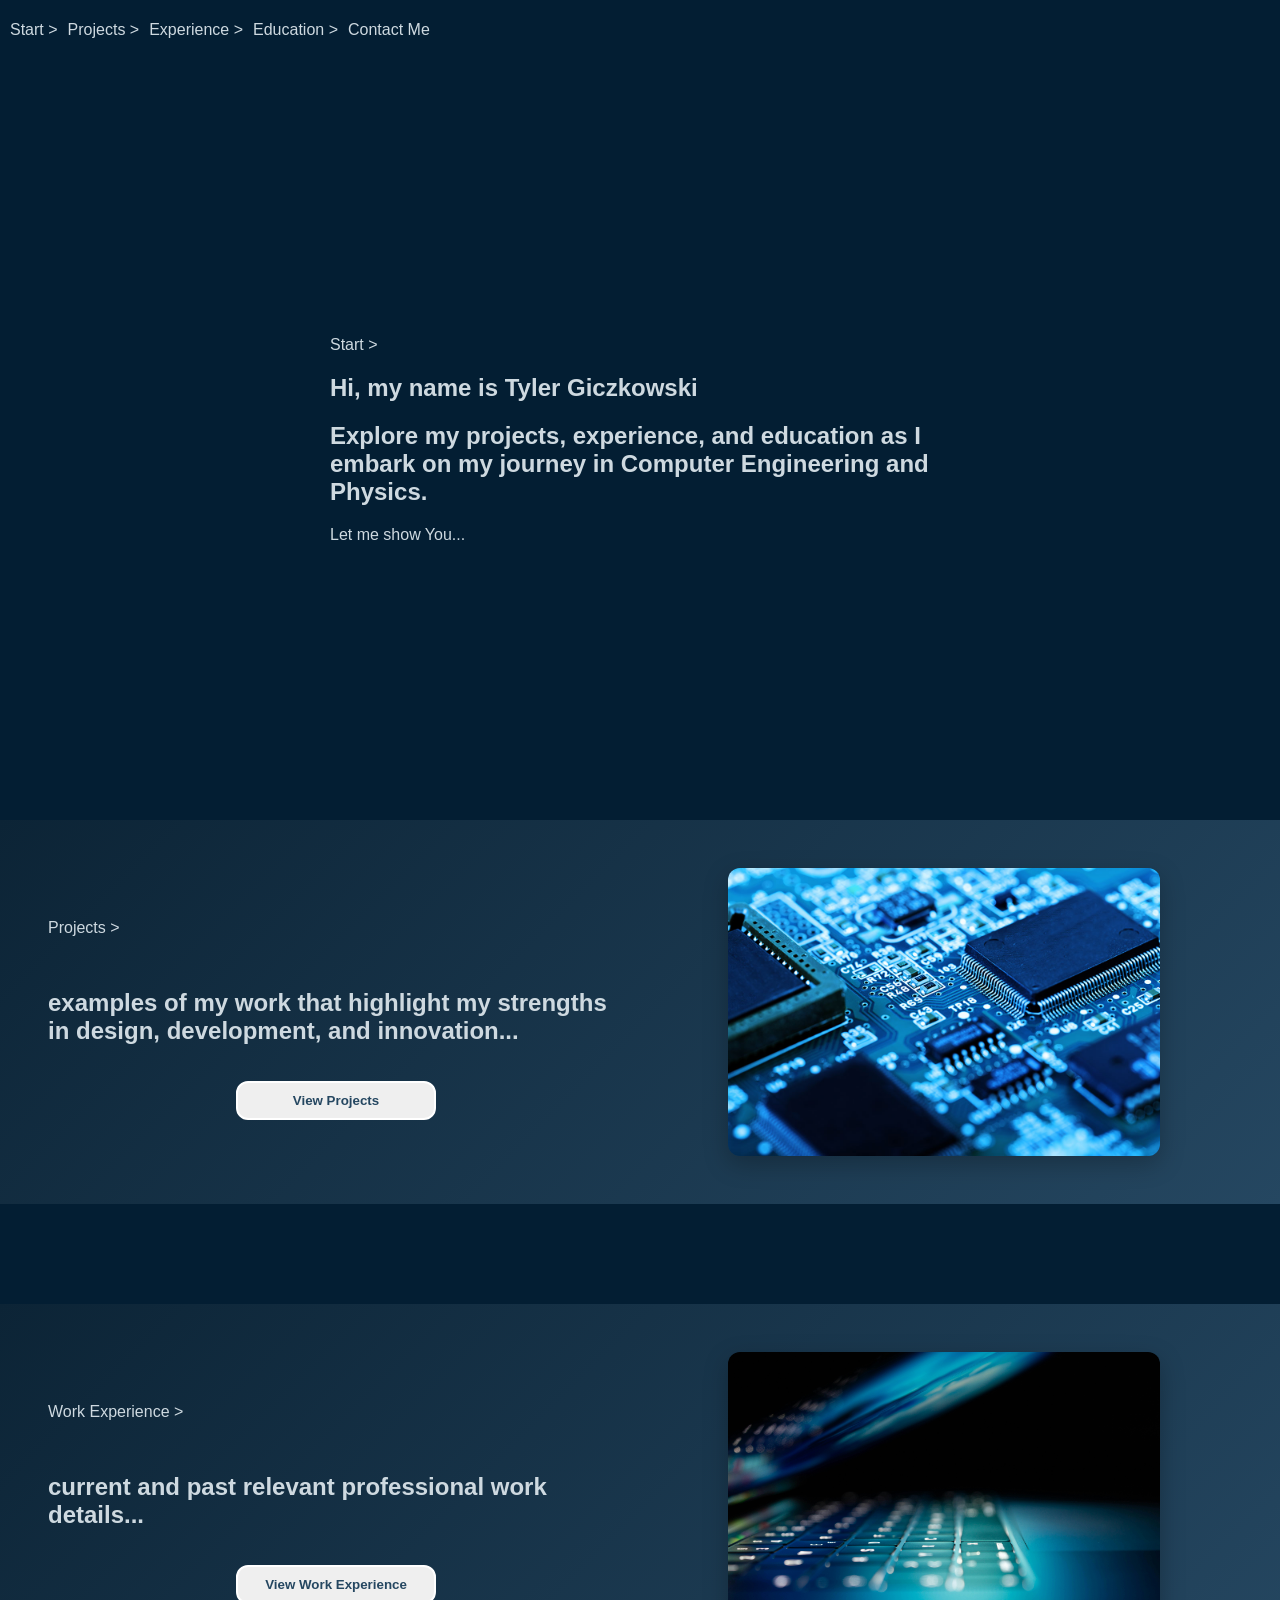
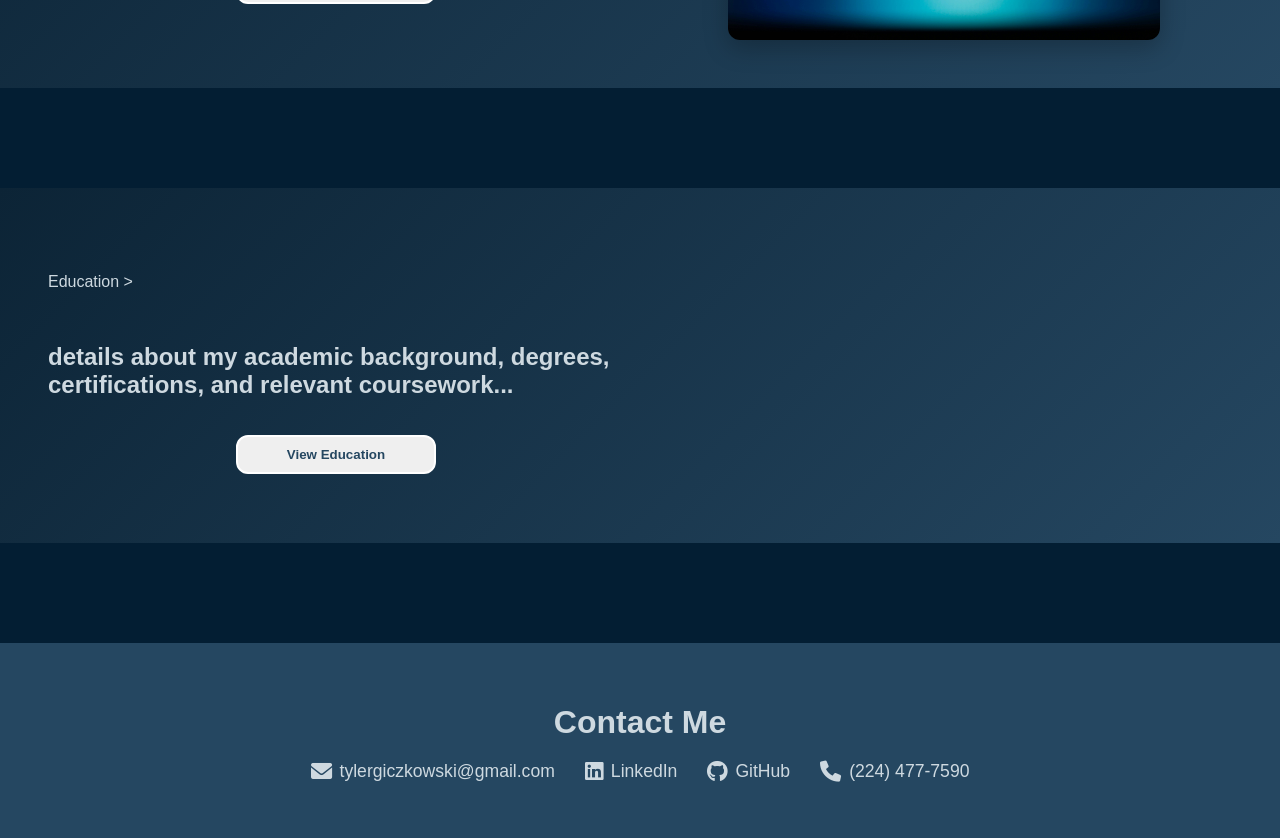
<file: web/index.html>
<!DOCTYPE html>
<html lang="en">

<head>
    <meta charset="UTF-8">
    <meta name="viewport" content="width=device-width, initial-scale=1.0">
    <title>My Web Page</title>
    <link rel="stylesheet" href="styles/styles.css">
    <link rel="stylesheet" href="https://cdnjs.cloudflare.com/ajax/libs/font-awesome/6.0.0/css/all.min.css">
</head>

<body id="start">
    <nav class="topnav">
        <ul>
            <li>
                <a href="#start">Start > </a>
            </li>
            <li>
                <a href="#projects">Projects > </a>
            </li>
            <li>
                <a href="#experience">Experience > </a>
            </li>
            <li>
                <a href="#education">Education > </a>
            </li>
            <li>
                <a href="#contact">Contact Me</a>
            </li>
        </ul>
    </nav>

    <div class="intro">
        <p>Start ></p>
        <h2>Hi, my name is Tyler Giczkowski</h2>
        <h2>Explore my projects, experience, and education as I embark on my journey in Computer Engineering and
            Physics.</h2>
        <p>Let me show You...</p>

    </div>

    <section class="feature" id="projects">
        <div class="feature__left">
            <p>Projects ></p>
            <h2>examples of my work that highlight my strengths in design, development, and innovation...</h2>
            <div class="feature__cta">
                <button class="btn" id="project_button">View Projects</button>
            </div>
        </div>
        <div class="feature__right">
            <img src="assets/images/project.jpg" alt="Project Image" class="feature__image">
        </div>
    </section>

    <section class="feature" id="experience">
        <div class="feature__left">
            <p>Work Experience ></p>
            <h2>current and past relevant professional work details...</h2>
            <div class="feature__cta">
                <button class="btn" id="experience_button">View Work Experience</button>
            </div>
        </div>
        <div class="feature__right">
            <img src="assets/images/experience.jpg" alt="Experience Image" class="feature__image">
        </div>
    </section>

    <section class="feature" id="education">
        <div class="feature__left">
            <p>Education ></p>
            <h2>details about my academic background, degrees, certifications, and relevant coursework...</h2>
            <div class="feature__cta">
                <button class="btn" id="education_button">View Education</button>
            </div>
        </div>
        <div class="feature__right">
            <img src="assets/images/education.jpg" alt="Education Image" class="feature__image">
        </div>
    </section>

    <footer id="contact">
        <h1>Contact Me</h1>
        <ul class="contact-list">
            <li><a href="mailto:tylergiczkowski@gmail.com"><i class="fas fa-envelope"></i> tylergiczkowski@gmail.com</a></li>
            <li><a href="https://www.linkedin.com/in/tylergiczkowski" target="_blank"><i class="fab fa-linkedin"></i> LinkedIn</a></li>
            <li><a href="https://github.com/TylerGicz/Portfolio" target="_blank"><i class="fab fa-github"></i> GitHub</a></li>
            <li><a href="tel:+1234567890"><i class="fas fa-phone"></i> (224) 477-7590</a></li>
        </ul>
    </footer>
    <script src="scripts/index.js"></script>
</body>
</html>
</file>
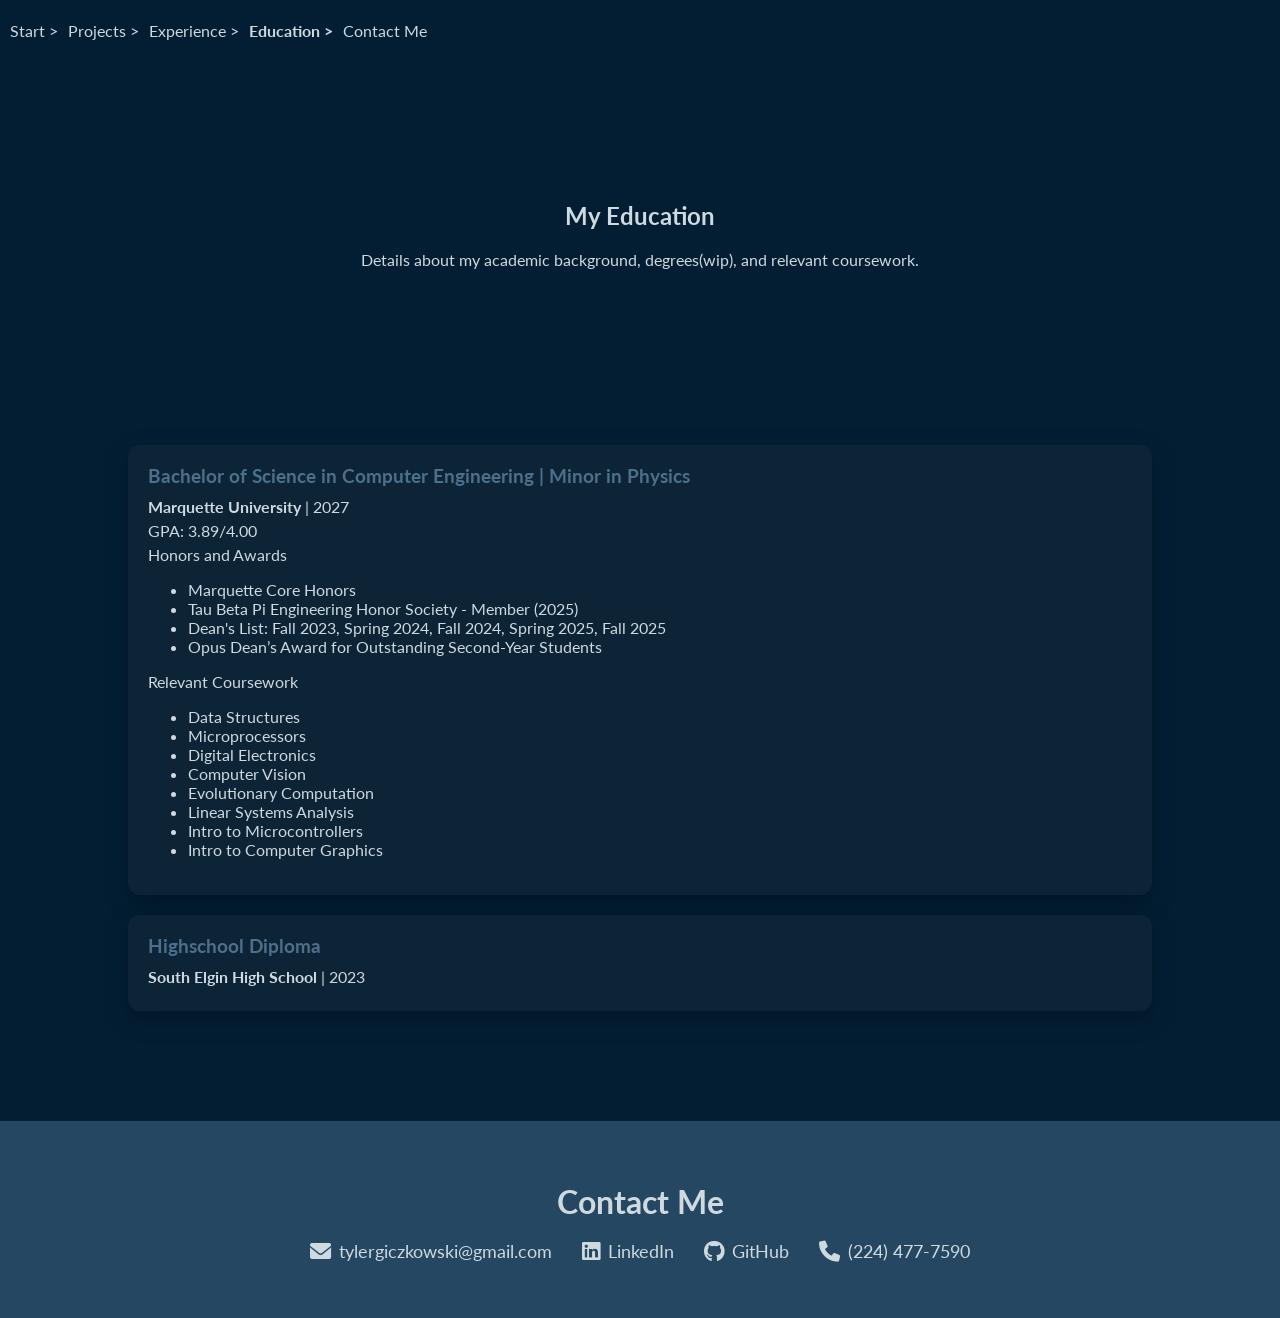
<file: web/education.html>
<!DOCTYPE html>
<html lang="en">

<head>
    <meta charset="UTF-8">
    <meta name="viewport" content="width=device-width, initial-scale=1.0">
    <title>My Education - Tyler Giczkowski</title>
    <link rel="stylesheet" href="styles/education.css">
    <link rel="stylesheet" href="https://cdnjs.cloudflare.com/ajax/libs/font-awesome/6.0.0/css/all.min.css">
    <link rel="stylesheet"
        href="https://fonts.googleapis.com/css2?family=Lato:wght@300;400;700&display=swap">
</head>

<body>
    <nav class="topnav">
        <ul>
            <li><a href="index.html#start">Start ></a></li>
            <li><a href="index.html#projects">Projects ></a></li>
            <li><a href="index.html#experience">Experience ></a></li>
            <li><a href="index.html#education"><strong>Education ></strong></a></li>
            <li><a href="index.html#contact">Contact Me</a></li>
        </ul>
    </nav>

    <div class="intro">
        <h2>My Education</h2>
        <p>Details about my academic background, degrees(wip), and relevant coursework.</p>
    </div>

    <section class="education-section">
        <div class="education-item">
            <h3>Bachelor of Science in Computer Engineering | Minor in Physics</h3>
            <p><strong>Marquette University</strong> | 2027</p>
            <p>GPA: 3.89/4.00</p>
            <p>Honors and Awards</p>
            <ul>
                <li>Marquette Core Honors</li>
                <li>Tau Beta Pi Engineering Honor Society - Member (2025)</li>
                <li>Dean's List: Fall 2023, Spring 2024, Fall 2024, Spring 2025, Fall 2025</li>
                <li>Opus Dean’s Award for Outstanding Second-Year Students</li>
            </ul>
            <p>Relevant Coursework</p>
            <ul>
                <li>Data Structures</li>
                <li>Microprocessors</li>
                <li>Digital Electronics</li>
                <li>Computer Vision</li>
                <li>Evolutionary Computation</li>
                <li>Linear Systems Analysis</li>
                <li>Intro to Microcontrollers</li>
                <li>Intro to Computer Graphics</li>
            </ul>
        </div>
        <div class="education-item">
            <h3>Highschool Diploma</h3>
            <p><strong>South Elgin High School</strong> | 2023</p>
        </div>
    </section>

    <footer>
        <h1>Contact Me</h1>
        <ul class="contact-list">
            <li><a href="mailto:tylergiczkowski@gmail.com"><i class="fas fa-envelope"></i> tylergiczkowski@gmail.com</a></li>
            <li><a href="https://linkedin.com/in/tylergiczkowski" target="_blank"><i class="fab fa-linkedin"></i> LinkedIn</a></li>
            <li><a href="https://github.com/TylerGicz/Portfolio" target="_blank"><i class="fab fa-github"></i> GitHub</a></li>
            <li><a href="tel:+1234567890"><i class="fas fa-phone"></i> (224) 477-7590</a></li>
        </ul>
    </footer>

    <script src="scripts/index.js"></script>
</body>
</html>
</file>
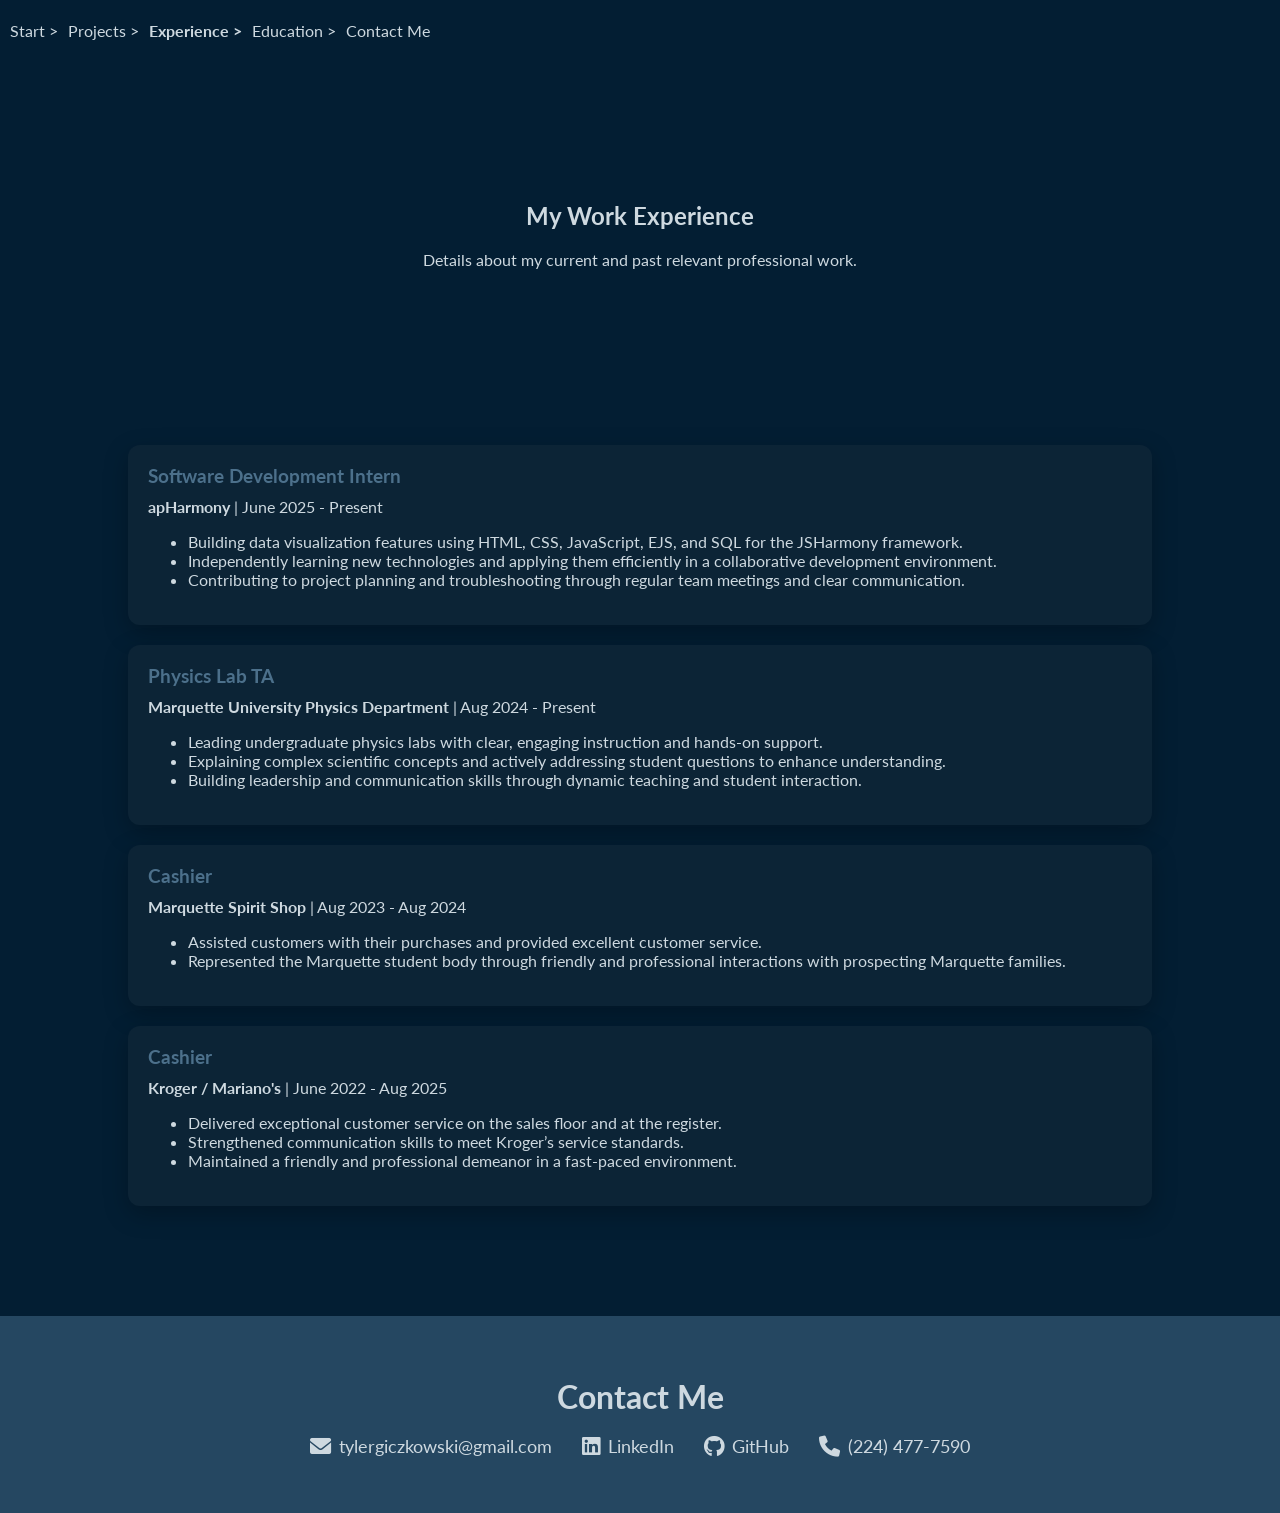
<file: web/experience.html>
<!DOCTYPE html>
<html lang="en">

<head>
    <meta charset="UTF-8">
    <meta name="viewport" content="width=device-width, initial-scale=1.0">
    <title>My Experience - Tyler Giczkowski</title>
    <link rel="stylesheet" href="styles/experience.css">
    <link rel="stylesheet" href="https://cdnjs.cloudflare.com/ajax/libs/font-awesome/6.0.0/css/all.min.css">
    <link rel="stylesheet" href="https://fonts.googleapis.com/css2?family=Lato:wght@300;400;700&display=swap">
</head>

<body>
    <nav class="topnav">
        <ul>
            <li><a href="index.html#start">Start ></a></li>
            <li><a href="index.html#projects">Projects ></a></li>
            <li><a href="index.html#experience"><strong>Experience ></strong></a></li>
            <li><a href="index.html#education">Education ></a></li>
            <li><a href="index.html#contact">Contact Me</a></li>
        </ul>
    </nav>

    <div class="intro">
        <h2>My Work Experience</h2>
        <p>Details about my current and past relevant professional work.</p>
    </div>

    <section class="experience-section">
        <div class="experience-item">
            <h3>Software Development Intern</h3>
            <p><strong>apHarmony</strong> | June 2025 - Present</p>
            <ul>
                <li>Building data visualization features using HTML, CSS, JavaScript, EJS, and SQL for the JSHarmony
                    framework.</li>
                <li>Independently learning new technologies and applying them efficiently in a collaborative development
                    environment.</li>
                <li>Contributing to project planning and troubleshooting through regular team meetings and clear
                    communication.</li>
            </ul>
        </div>
        <div class="experience-item">
            <h3>Physics Lab TA</h3>
            <p><strong>Marquette University Physics Department</strong> | Aug 2024 - Present</p>
            <ul>
                <li>Leading undergraduate physics labs with clear, engaging instruction and hands-on support.</li>
                <li>Explaining complex scientific concepts and actively addressing student questions to enhance
                    understanding.</li>
                <li>Building leadership and communication skills through dynamic teaching and student interaction.</li>
            </ul>
        </div>
        <div class="experience-item">
            <h3>Cashier</h3>
            <p><strong>Marquette Spirit Shop</strong> | Aug 2023 - Aug 2024</p>
            <ul>
                <li>Assisted customers with their purchases and provided excellent customer service.</li>
                <li>Represented the Marquette student body through friendly and professional interactions with prospecting Marquette families.</li>
        </div>
        <div class="experience-item">
            <h3>Cashier</h3>
            <p><strong>Kroger / Mariano's</strong> | June 2022 - Aug 2025</p>
            <ul>
                <li>Delivered exceptional customer service on the sales floor and at the register.</li>
                <li>Strengthened communication skills to meet Kroger’s service standards.</li>
                <li>Maintained a friendly and professional demeanor in a fast-paced environment.</li>
            </ul>
        </div>
    </section>

    <footer>
        <h1>Contact Me</h1>
        <ul class="contact-list">
            <li><a href="mailto:tylergiczkowski@gmail.com"><i class="fas fa-envelope"></i> tylergiczkowski@gmail.com</a>
            </li>
            <li><a href="https://linkedin.com/in/tylergiczkowski" target="_blank"><i class="fab fa-linkedin"></i>
                    LinkedIn</a></li>
            <li><a href="https://github.com/TylerGicz/Portfolio" target="_blank"><i class="fab fa-github"></i> GitHub</a>
            </li>
            <li><a href="tel:+1234567890"><i class="fas fa-phone"></i> (224) 477-7590</a></li>
        </ul>
    </footer>

    <script src="scripts/index.js"></script>
</body>

</html>
</file>
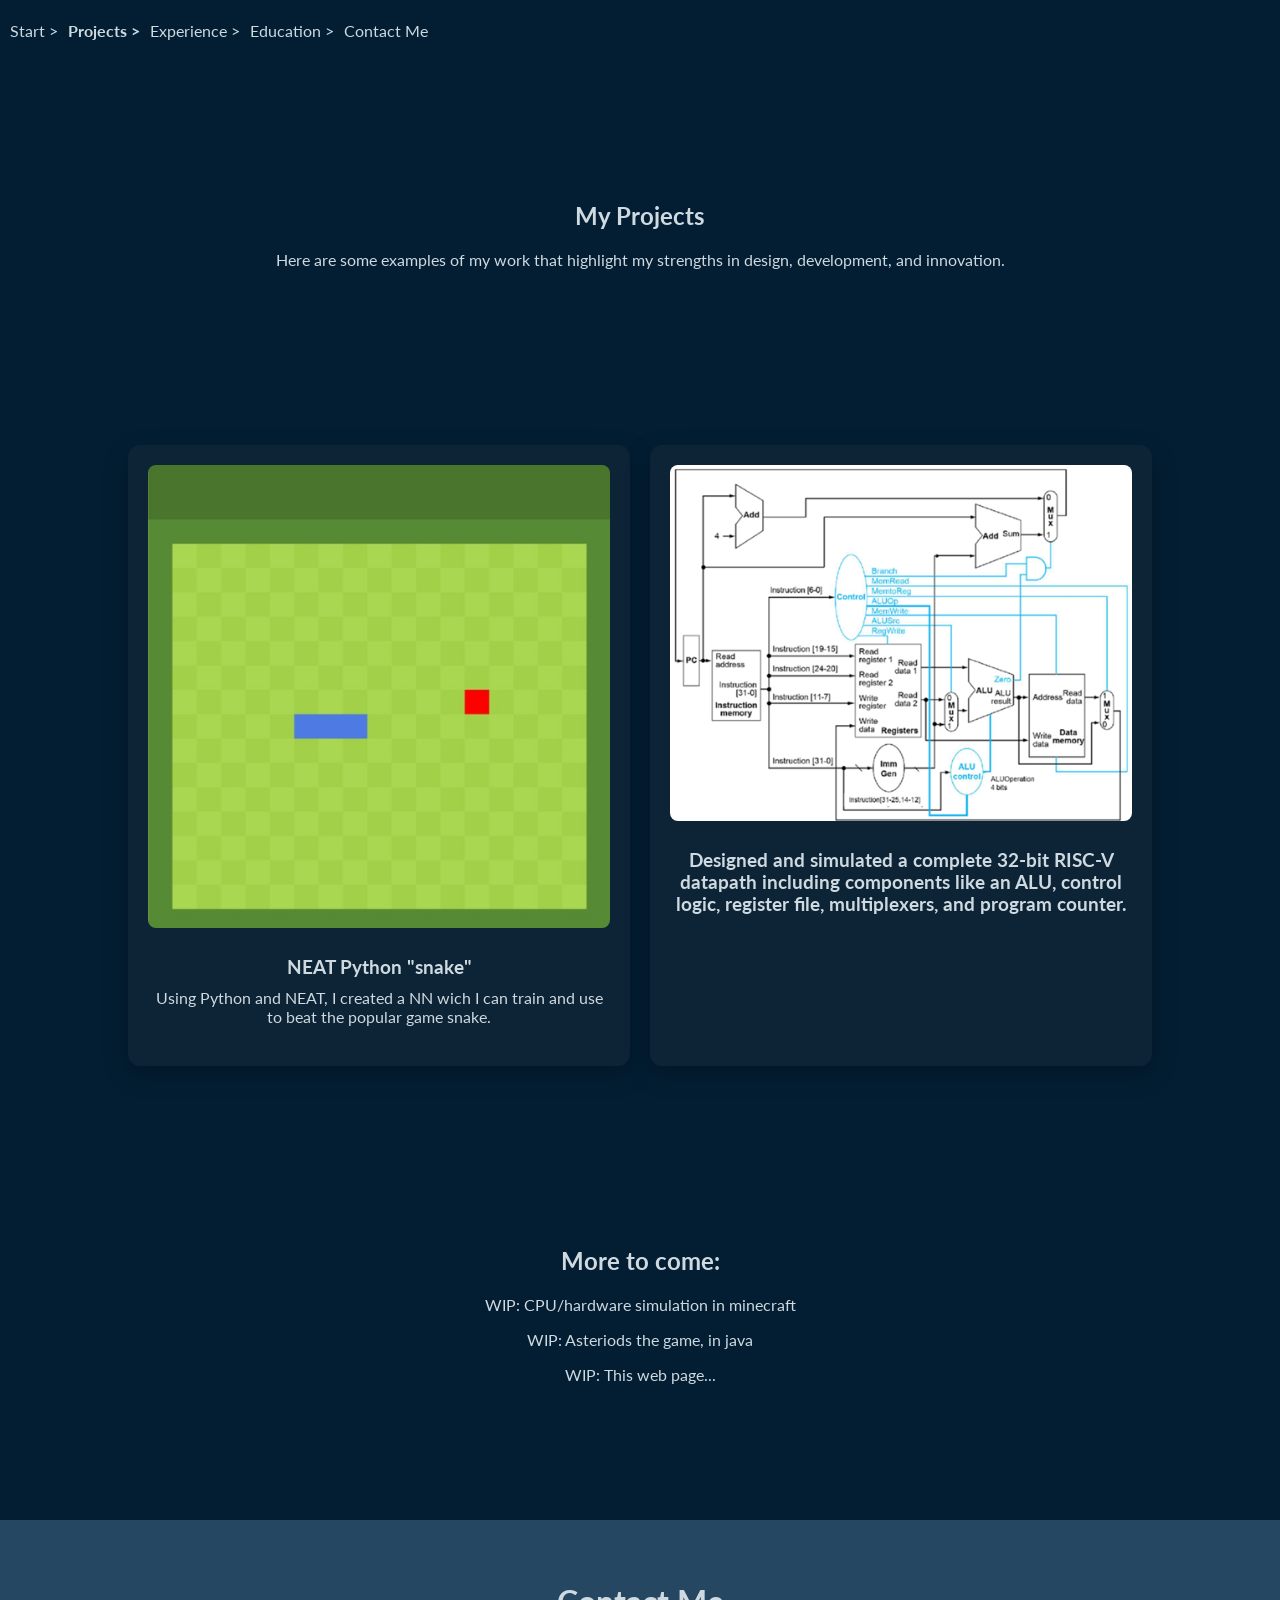
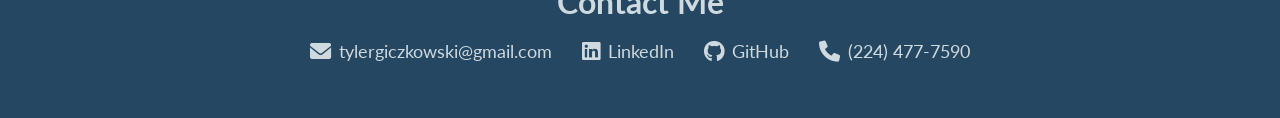
<file: web/projects.html>
<!DOCTYPE html>
<html lang="en">

<head>
    <meta charset="UTF-8">
    <meta name="viewport" content="width=device-width, initial-scale=1.0">
    <title>My Projects - Tyler Giczkowski</title>
    <link rel="stylesheet" href="styles/projects.css">
    <link rel="stylesheet" href="https://cdnjs.cloudflare.com/ajax/libs/font-awesome/6.0.0/css/all.min.css">
    <link rel="stylesheet" href="https://fonts.googleapis.com/css2?family=Lato:wght@300;400;700&display=swap">
</head>

<body>
    <nav class="topnav">
        <ul>
            <li><a href="index.html#start">Start ></a></li>
            <li><a href="index.html#projects"><strong>Projects ></strong></a></li>
            <li><a href="index.html#experience">Experience ></a></li>
            <li><a href="index.html#education">Education ></a></li>
            <li><a href="index.html#contact">Contact Me</a></li>
        </ul>
    </nav>

    <div class="intro">
        <h2>My Projects</h2>
        <p>Here are some examples of my work that highlight my strengths in design, development, and innovation.</p>
    </div>

    <section class="projects-section">
        <div class="project-card">
            <img src="assets/images/snake.jpg" alt="Project 1">
            <h3>NEAT Python "snake"</h3>
            <p>Using Python and NEAT, I created a NN wich I can train and use to beat the popular game snake.</p>
            <!--<a href="#" class="btn">View Details</a>-->
        </div>
        <div class="project-card">
            <img src="assets/images/risc-v.png" alt="Project 2">
            <h3>Designed and simulated a complete 32-bit RISC-V datapath including components like an ALU, control
                logic, register file,
                multiplexers, and program counter.</h3>
            <p></p>
            <!--<a href="#" class="btn">View Details</a>-->
        </div>
        <!-- Add more project cards as needed -->
    </section>

    <div class="intro">
        <h2>More to come:</h2>
        <p>WIP: CPU/hardware simulation in minecraft</p>
        <p>WIP: Asteriods the game, in java</p>
        <p>WIP: This web page...</p>
    </div>

    <footer>
        <h1>Contact Me</h1>
        <ul class="contact-list">
            <li><a href="mailto:tylergiczkowski@gmail.com"><i class="fas fa-envelope"></i> tylergiczkowski@gmail.com</a>
            </li>
            <li><a href="https://linkedin.com/in/tylergiczkowski" target="_blank"><i class="fab fa-linkedin"></i>
                    LinkedIn</a></li>
            <li><a href="https://github.com/TylerGicz/Portfolio" target="_blank"><i class="fab fa-github"></i> GitHub</a>
            </li>
            <li><a href="tel:+1234567890"><i class="fas fa-phone"></i> (224) 477-7590</a></li>
        </ul>
    </footer>

    <script src="scripts/index.js"></script>
</body>

</html>
</file>
<file: web/styles/styles.css>
:root {
    --primary-color: #254761;
    --secondary-color: #829FB6;
    --accent-color: #4C708B;
    --background-color: #0C2436;
    --dark-background-color: #031E33;
    --text-color: #CED9E0;
    --white: #ffffff;
    --black: #000000;
    --transparent-white: #ffffff80;
    --transparent-black: #00000080;
}

* {
    box-sizing: border-box;
    font-family: "Lato", sans-serif;
}

html {
    scroll-behavior: smooth;
}

body {
    margin: 0;
    background-color: var(--dark-background-color);
    overflow-x: hidden;
}

.topnav {
    overflow: hidden;
    padding: 5px;
    align-items: center;
    position: sticky;
    top: 0;
    background-color: var(--dark-background-color);
    z-index: 2;
}

.topnav ul {
    list-style-type: none;
    padding: 0px;
    display: flex;
}

.topnav li {
    padding-left: 5px;
    padding-right: 5px;
}

.topnav li a {
    all: unset;
    color: var(--text-color);
    cursor: pointer;
}

.topnav li a:hover {
    color: var(--accent-color);
    transition: 0.2s;
}

.intro {
    margin: 250px;
    margin-left: 25%;
    margin-right: 25%;
    padding: 10px;
    color: var(--text-color);
}


/* Section container */
.feature {
    margin: 100px 0px;
    display: grid;
    grid-template-columns: 1fr 1fr;
    align-items: center;
    gap: clamp(16px, 4vw, 32px);
    padding: clamp(24px, 6vw, 48px);
    color: var(--text-color);
    background: linear-gradient(135deg, var(--background-color), var(--primary-color));
}

.feature__left {
    display: flex;
    flex-direction: column;
    gap: 16px;
}

.feature__cta {
    display: flex;
    justify-content: center;
    /* centers horizontally */
}

.btn {
    display: inline-block;
    padding: 10px 16px;
    width: 200px;
    text-decoration: none;
    border: 1px solid transparent;
    font-weight: 600;
    color: var(--primary-color);
    cursor: pointer;
    border: 2px solid var(--white);
    border-radius: 12px;
}

.btn:hover {
    background-color: var(--secondary-color);
    border: 2px solid var(--black);
    color: var(--white);
    transition: 0.2s;
}

.feature__right {
    display: flex;
    justify-content: center;
}

.feature__image {
    max-width: 75%;
    height: auto;
    border-radius: 12px;
    box-shadow: 0 8px 24px rgba(0, 0, 0, .25);
    transform: translateX(100%);
    opacity: 0;
    transition: transform 0.8s ease-out, opacity 0.8s ease-out;
}

.feature__image.animate {
    transform: translateX(0);
    opacity: 1;
}

footer {
    text-align: center;
    padding: 40px 20px;
    background: var(--primary-color);
    color: var(--text-color);
    margin-top: 50px;
}

footer h1 {
    margin-bottom: 20px;
    font-size: 2em;
}

.contact-list {
    list-style: none;
    padding: 0;
    display: flex;
    justify-content: center;
    gap: 30px;
    flex-wrap: wrap;
}

.contact-list li a {
    display: flex;
    align-items: center;
    gap: 8px;
    color: var(--text-color);
    text-decoration: none;
    transition: color 0.3s;
    font-size: 1.1em;
}

.contact-list li a:hover {
    color: var(--accent-color);
}

.contact-list li a i {
    font-size: 1.2em;
}
</file>
<file: web/styles/education.css>
:root {
    --primary-color: #254761;
    --secondary-color: #829FB6;
    --accent-color: #4C708B;
    --background-color: #0C2436;
    --dark-background-color: #031E33;
    --text-color: #CED9E0;
    --white: #ffffff;
    --black: #000000;
    --transparent-white: #ffffff80;
    --transparent-black: #00000080;
}

* {
    box-sizing: border-box;
    font-family: "Lato", sans-serif;
}

body {
    margin: 0;
    background-color: var(--dark-background-color);
    color: var(--text-color);
    overflow-x: hidden;
}

.topnav {
    overflow: hidden;
    padding: 5px;
    align-items: center;
}

.topnav ul {
    list-style-type: none;
    padding: 0px;
    display: flex;
}

.topnav li {
    padding-left: 5px;
    padding-right: 5px;
}

.topnav li a {
    all: unset;
    color: var(--text-color);
    cursor: pointer;
}

.topnav li a:hover {
    color: var(--accent-color);
    transition: 0.2s;
}

.intro {
    margin: 100px 10%;
    padding: 20px;
    text-align: center;
}

.education-section {
    padding: 40px 10%;
}

.education-item {
    background: var(--background-color);
    padding: 20px;
    margin-bottom: 20px;
    border-radius: 12px;
    box-shadow: 0 8px 24px rgba(0, 0, 0, .25);
}

.education-item h3 {
    margin: 0 0 10px;
    color: var(--accent-color);
}

.education-item h2 {
    margin: 0 0 10px;
    color: var(--accent-color);
}

.education-item p {
    margin: 5px 0;
}

footer {
    text-align: center;
    padding: 40px 20px;
    background-color: var(--primary-color);
    color: var(--text-color);
    margin-top: 50px;
}

footer h1 {
    margin-bottom: 20px;
    font-size: 2em;
}

.contact-list {
    list-style: none;
    padding: 0;
    display: flex;
    justify-content: center;
    gap: 30px;
    flex-wrap: wrap;
}

.contact-list li a {
    display: flex;
    align-items: center;
    gap: 8px;
    color: var(--text-color);
    text-decoration: none;
    transition: color 0.3s;
    font-size: 1.1em;
}

.contact-list li a:hover {
    color: var(--accent-color);
}

.contact-list li a i {
    font-size: 1.2em;
}
</file>
<file: web/styles/experience.css>
:root {
    --primary-color: #254761;
    --secondary-color: #829FB6;
    --accent-color: #4C708B;
    --background-color: #0C2436;
    --dark-background-color: #031E33;
    --text-color: #CED9E0;
    --white: #ffffff;
    --black: #000000;
    --transparent-white: #ffffff80;
    --transparent-black: #00000080;
}

* {
    box-sizing: border-box;
    font-family: "Lato", sans-serif;
}

body {
    margin: 0;
    background-color: var(--dark-background-color);
    color: var(--text-color);
    overflow-x: hidden;
}

.topnav {
    overflow: hidden;
    padding: 5px;
    align-items: center;
}

.topnav ul {
    list-style-type: none;
    padding: 0px;
    display: flex;
}

.topnav li {
    padding-left: 5px;
    padding-right: 5px;
}

.topnav li a {
    all: unset;
    color: var(--text-color);
    cursor: pointer;
}

.topnav li a:hover {
    color: var(--accent-color);
    transition: 0.2s;
}

.intro {
    margin: 100px 10%;
    padding: 20px;
    text-align: center;
}

.experience-section {
    padding: 40px 10%;
}

.experience-item {
    background: var(--background-color);
    padding: 20px;
    margin-bottom: 20px;
    border-radius: 12px;
    box-shadow: 0 8px 24px rgba(0, 0, 0, .25);
}

.experience-item h3 {
    margin: 0 0 10px;
    color: var(--accent-color);
}

.experience-item p {
    margin: 5px 0;
}

footer {
    text-align: center;
    padding: 40px 20px;
    background-color: var(--primary-color);
    color: var(--text-color);
    margin-top: 50px;
}

footer h1 {
    margin-bottom: 20px;
    font-size: 2em;
}

.contact-list {
    list-style: none;
    padding: 0;
    display: flex;
    justify-content: center;
    gap: 30px;
    flex-wrap: wrap;
}

.contact-list li a {
    display: flex;
    align-items: center;
    gap: 8px;
    color: var(--text-color);
    text-decoration: none;
    transition: color 0.3s;
    font-size: 1.1em;
}

.contact-list li a:hover {
    color: var(--accent-color);
}

.contact-list li a i {
    font-size: 1.2em;
}
</file>
<file: web/styles/projects.css>
:root {
    --primary-color: #254761;
    --secondary-color: #829FB6;
    --accent-color: #4C708B;
    --background-color: #0C2436;
    --dark-background-color: #031E33;
    --text-color: #CED9E0;
    --white: #ffffff;
    --black: #000000;
    --transparent-white: #ffffff80;
    --transparent-black: #00000080;
}

* {
    box-sizing: border-box;
    font-family: "Lato", sans-serif;
}

body {
    margin: 0;
    background-color: var(--dark-background-color);
    color: var(--text-color);
    overflow-x: hidden;
}

.topnav {
    overflow: hidden;
    padding: 5px;
    align-items: center;
}

.topnav ul {
    list-style-type: none;
    padding: 0px;
    display: flex;
}

.topnav li {
    padding-left: 5px;
    padding-right: 5px;
}

.topnav li a {
    all: unset;
    color: var(--text-color);
    cursor: pointer;
}

.topnav li a:hover {
    color: var(--accent-color);
    transition: 0.2s;
}

.intro {
    margin: 100px 10%;
    padding: 20px;
    text-align: center;
}

.projects-section {
    display: grid;
    grid-template-columns: repeat(auto-fit, minmax(300px, 1fr));
    gap: 20px;
    padding: 40px 10%;
}

.project-card {
    background: var(--background-color);
    padding: 20px;
    border-radius: 12px;
    box-shadow: 0 8px 24px rgba(0, 0, 0, .25);
    text-align: center;
}

.project-card img {
    max-width: 100%;
    height: auto;
    border-radius: 8px;
    margin-bottom: 15px;
}

.project-card h3 {
    margin: 10px 0;
}

.project-card p {
    margin: 10px 0 20px;
}

.btn {
    display: inline-block;
    padding: 10px 16px;
    text-decoration: none;
    border: 2px solid var(--white);
    color: var(--primary-color);
    background-color: var(--white);
    border-radius: 12px;
    font-weight: 600;
    cursor: pointer;
    transition: 0.2s;
}

.btn:hover {
    background-color: var(--secondary-color);
    color: var(--white);
}

footer {
    text-align: center;
    padding: 40px 20px;
    background-color: var(--primary-color);
    color: var(--text-color);
    margin-top: 50px;
}

footer h1 {
    margin-bottom: 20px;
    font-size: 2em;
}

.contact-list {
    list-style: none;
    padding: 0;
    display: flex;
    justify-content: center;
    gap: 30px;
    flex-wrap: wrap;
}

.contact-list li a {
    display: flex;
    align-items: center;
    gap: 8px;
    color: var(--text-color);
    text-decoration: none;
    transition: color 0.3s;
    font-size: 1.1em;
}

.contact-list li a:hover {
    color: var(--accent-color);
}

.contact-list li a i {
    font-size: 1.2em;
}
</file>
